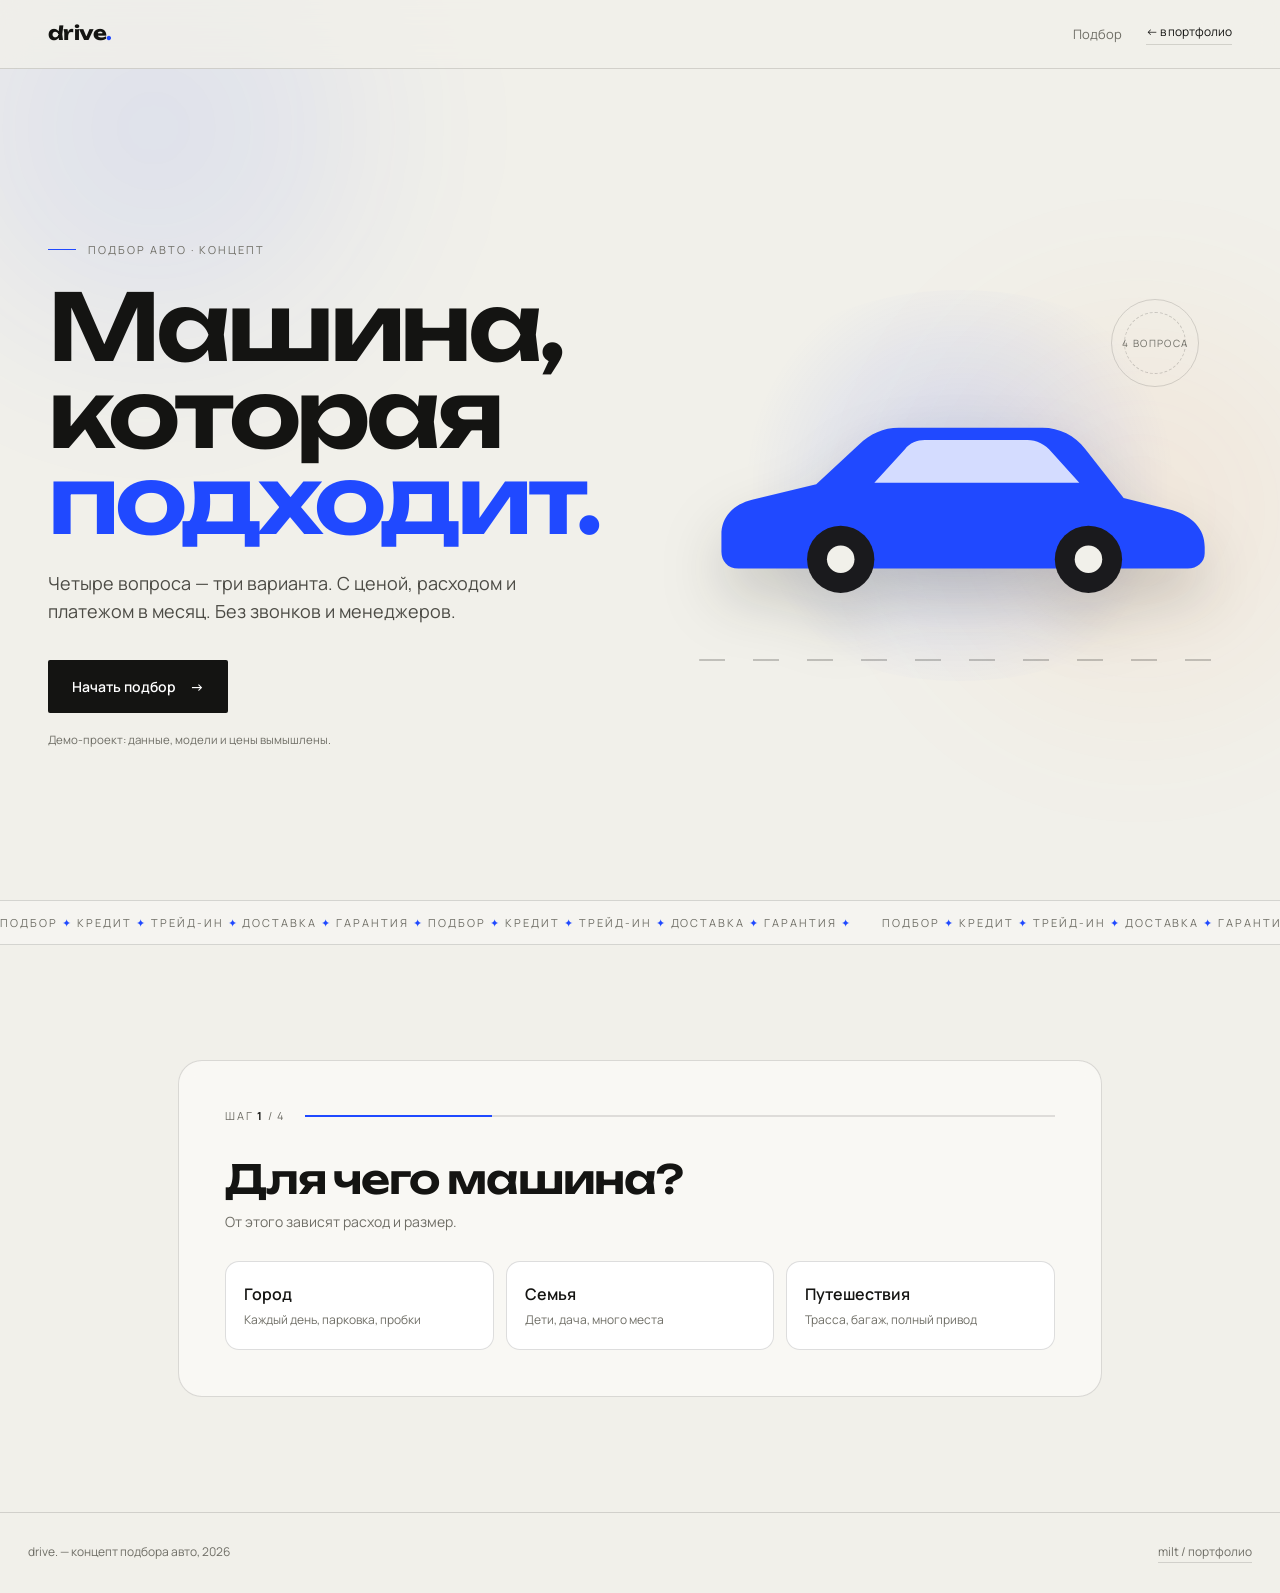
<file: demos/auto.html>
<!doctype html>
<html lang="ru">
<head>
<meta charset="utf-8">
<meta name="viewport" content="width=device-width, initial-scale=1">
<meta name="theme-color" content="#f1f0ea">
<title>Подбор авто — концепт</title>
<meta name="description" content="Демо-подбор автомобиля за 4 вопроса: подборка из трёх машин с ценой и платежом в месяц.">
<link rel="preconnect" href="https://fonts.googleapis.com">
<link rel="preconnect" href="https://fonts.gstatic.com" crossorigin>
<link href="https://fonts.googleapis.com/css2?family=Manrope:wght@400;500;600;700&family=Unbounded:wght@500;600;700&display=swap" rel="stylesheet">
<style>
:root{
  --paper:#f1f0ea;
  --card:#fbfaf6;
  --ink:#141412;
  --muted:#6f6e66;
  --line:rgba(20,20,18,.14);
  --accent:#2049ff;
  --ease:cubic-bezier(.2,.9,.2,1);
  --display:"Unbounded","Segoe UI",sans-serif;
  --sans:"Manrope","Segoe UI",sans-serif;
}
*{box-sizing:border-box}
html{scroll-behavior:smooth}
body{margin:0;background:var(--paper);color:var(--ink);font:16px/1.55 var(--sans);
  -webkit-font-smoothing:antialiased;overflow-x:hidden}
h1,h2,h3,p{margin:0}
a{color:inherit;text-decoration:none}
button{font:inherit;color:inherit;background:none;border:0;cursor:pointer}
ul{margin:0;padding:0;list-style:none}
::selection{background:var(--accent);color:#fff}
:focus-visible{outline:2px solid var(--accent);outline-offset:3px}

.bg{position:fixed;inset:0;z-index:0;overflow:hidden;pointer-events:none}
.bg i{position:absolute;display:block;border-radius:50%;filter:blur(70px);opacity:.5}
.bg i:nth-child(1){width:52vw;aspect-ratio:1;left:-14vw;top:-16vw;
  background:radial-gradient(circle,rgba(32,73,255,.22),transparent 65%);
  animation:drift 26s ease-in-out infinite alternate}
.bg i:nth-child(2){width:46vw;aspect-ratio:1;right:-12vw;top:24%;
  background:radial-gradient(circle,rgba(255,122,26,.18),transparent 65%);
  animation:drift 32s ease-in-out infinite alternate-reverse}
@keyframes drift{to{transform:translate3d(8vw,6vh,0) scale(1.15)}}

.top{position:fixed;inset:0 0 auto;z-index:30;background:rgba(241,240,234,.78);
  backdrop-filter:blur(14px);border-bottom:1px solid var(--line)}
.top-in{max-width:1240px;margin:0 auto;padding:0 28px;height:68px;display:flex;align-items:center;
  justify-content:space-between;gap:24px}
.logo{font-family:var(--display);font-weight:700;font-size:19px;letter-spacing:-.03em}
.logo span{color:var(--accent)}
.top-nav{display:flex;gap:26px;margin-left:auto;font-size:13px;color:var(--muted)}
.top-nav a{transition:color .2s}
.top-nav a:hover{color:var(--ink)}
.back{font-size:12px;border-bottom:1px solid var(--line);padding-bottom:2px;transition:border-color .2s,color .2s}
.back:hover{color:var(--accent);border-color:var(--accent)}

.hero{position:relative;z-index:1;max-width:1240px;margin:0 auto;padding:150px 28px 60px;
  min-height:100svh;display:grid;grid-template-columns:1.05fr .95fr;align-items:center;gap:40px}
.eyebrow{display:flex;align-items:center;gap:12px;font-size:11px;letter-spacing:.18em;
  text-transform:uppercase;color:var(--muted);margin-bottom:26px}
.eyebrow::before{content:"";width:28px;height:1px;background:var(--accent)}
.hero h1{font-family:var(--display);font-weight:600;font-size:clamp(46px,7.2vw,104px);line-height:.94;
  letter-spacing:-.045em}
.hero h1 em{font-style:normal;color:var(--accent)}
.lede{max-width:44ch;margin-top:26px;font-size:clamp(15px,1.5vw,18px);color:#4c4b45}
.cta{display:inline-flex;align-items:center;gap:14px;margin-top:34px;padding:16px 24px;
  border-radius:2px;background:var(--ink);color:#fff;font-size:14px;font-weight:600;
  transition:transform .3s var(--ease),background .3s}
.cta span{transition:transform .3s var(--ease)}
.cta:hover{transform:translateY(-2px);background:var(--accent)}
.cta:hover span{transform:translateX(4px)}
.note{margin-top:18px;font-size:11.5px;color:var(--muted)}

.hero-visual{position:relative;aspect-ratio:1/.9;display:grid;place-items:center}
.hero-visual::before{content:"";position:absolute;inset:8% 2% 12%;border-radius:50%;
  background:radial-gradient(circle,rgba(32,73,255,.16),transparent 66%)}
.road{position:absolute;left:50%;bottom:16%;width:96%;height:2px;transform:translateX(-50%);
  background:repeating-linear-gradient(90deg,var(--ink) 0 26px,transparent 26px 54px);
  opacity:.22;animation:road 1.4s linear infinite}
@keyframes road{to{background-position:-54px 0}}
.car{position:relative;width:100%;max-width:520px;color:var(--accent);
  filter:drop-shadow(0 30px 30px rgba(20,20,18,.18));animation:bob 5s ease-in-out infinite}
.car .body{fill:currentColor}
.car .glass{fill:#e8edff;opacity:.9}
.car .wheel{fill:#1a1a1d}
.car .rim{fill:#f1f0ea}
@keyframes bob{50%{transform:translateY(-10px)}}
.stamp{position:absolute;top:10%;right:6%;width:88px;aspect-ratio:1;border-radius:50%;
  border:1px solid var(--line);display:grid;place-items:center;text-align:center;
  font-size:10px;letter-spacing:.14em;text-transform:uppercase;color:var(--muted);
  animation:spinText 18s linear infinite}
.stamp::after{content:"";position:absolute;inset:12px;border-radius:50%;border:1px dashed rgba(20,20,18,.18)}
@keyframes spinText{to{transform:rotate(360deg)}}

.ticker{position:relative;z-index:1;overflow:hidden;border-block:1px solid var(--line);padding:13px 0;
  background:rgba(255,255,255,.3)}
.ticker-track{display:flex;width:max-content;animation:marquee 30s linear infinite}
.ticker span{font-size:11px;letter-spacing:.18em;text-transform:uppercase;color:var(--muted);
  padding-right:30px;white-space:nowrap}
.ticker b{color:var(--accent);font-weight:400}
@keyframes marquee{to{transform:translateX(-50%)}}

.quiz{position:relative;z-index:1;max-width:980px;margin:0 auto;padding:clamp(60px,9vw,120px) 28px}
.quiz-card{border:1px solid var(--line);border-radius:24px;background:rgba(251,250,246,.86);
  backdrop-filter:blur(8px);padding:clamp(24px,4vw,46px)}
.quiz-top{display:flex;align-items:center;gap:20px;margin-bottom:34px}
.step{font-size:11px;letter-spacing:.16em;text-transform:uppercase;color:var(--muted);white-space:nowrap}
.step b{color:var(--ink)}
.bar{flex:1;height:2px;background:rgba(20,20,18,.12);overflow:hidden}
.bar i{display:block;height:100%;width:25%;background:var(--accent);transition:width .5s var(--ease)}
.q-box{transition:opacity .18s ease,transform .18s ease}
.q-box.out{opacity:0;transform:translateY(8px)}
.q-box h2{font-family:var(--display);font-weight:600;font-size:clamp(24px,3.4vw,40px);
  letter-spacing:-.03em;line-height:1.08}
.q-hint{margin-top:10px;font-size:14px;color:var(--muted)}
.options{display:grid;grid-template-columns:repeat(3,1fr);gap:12px;margin-top:28px}
.opt{display:flex;flex-direction:column;align-items:flex-start;gap:5px;padding:20px 18px;
  text-align:left;border:1px solid var(--line);border-radius:14px;background:#fff;
  transition:transform .25s var(--ease),border-color .25s,background .25s,color .25s}
.opt b{font-size:16px;font-weight:600}
.opt span{font-size:12px;line-height:1.4;color:var(--muted);transition:color .25s}
.opt:hover{transform:translateY(-3px);border-color:var(--ink)}
.opt.is-picked{background:var(--ink);border-color:var(--ink);color:#fff}
.opt.is-picked span{color:rgba(255,255,255,.62)}
.back-btn{margin-top:24px;font-size:12px;letter-spacing:.08em;text-transform:uppercase;color:var(--muted)}
.back-btn:hover{color:var(--ink)}

.results{position:relative;z-index:1;max-width:1240px;margin:0 auto;padding:0 28px clamp(60px,9vw,110px)}
.results-head{display:flex;align-items:flex-end;justify-content:space-between;gap:24px;
  flex-wrap:wrap;margin-bottom:28px}
.results-head h2{font-family:var(--display);font-weight:600;font-size:clamp(30px,4vw,52px);
  letter-spacing:-.04em;line-height:1}
.results-head .eyebrow{margin-bottom:14px}
.ghost{padding:11px 18px;border:1px solid var(--line);border-radius:2px;font-size:12px;
  letter-spacing:.06em;text-transform:uppercase;transition:border-color .2s,color .2s}
.ghost:hover{border-color:var(--ink);color:var(--accent)}
.cards{display:grid;grid-template-columns:repeat(3,1fr);gap:16px}
.car-card{border:1px solid var(--line);border-radius:18px;background:var(--card);overflow:hidden;
  transition:transform .35s var(--ease),box-shadow .35s}
.car-card:hover{transform:translateY(-5px);box-shadow:0 26px 50px -28px rgba(20,20,18,.4)}
.car-visual{position:relative;padding:22px 18px 8px;aspect-ratio:16/9;color:var(--tint);
  background:linear-gradient(135deg,color-mix(in srgb,var(--tint) 20%,#f6f4ee),#f8f7f2 70%)}
.car-visual .car{max-width:none;animation:none;color:var(--tint);
  filter:drop-shadow(0 12px 14px rgba(20,20,18,.16))}
.match{position:absolute;top:12px;left:12px;padding:4px 9px;border-radius:999px;background:var(--ink);
  color:#fff;font-size:10px;letter-spacing:.08em}
.car-body{padding:16px 18px 20px}
.car-meta{display:flex;justify-content:space-between;gap:10px;font-size:10px;letter-spacing:.12em;
  text-transform:uppercase;color:var(--muted)}
.car-body h3{font-family:var(--display);font-weight:600;font-size:20px;letter-spacing:-.02em;margin:7px 0 10px}
.specs{display:flex;flex-wrap:wrap;gap:6px}
.specs li{padding:4px 8px;border:1px solid var(--line);border-radius:999px;font-size:10.5px;color:var(--muted)}
.price{display:flex;align-items:baseline;justify-content:space-between;gap:10px;
  margin-top:16px;padding-top:14px;border-top:1px solid var(--line)}
.price b{font-family:var(--display);font-weight:600;font-size:19px;letter-spacing:-.02em}
.price span{font-size:11px;color:var(--muted);text-align:right}
.card-in{animation:cardIn .55s var(--ease) both;animation-delay:var(--d,0s)}
@keyframes cardIn{from{opacity:0;transform:translateY(22px)}to{opacity:1;transform:none}}

footer{position:relative;z-index:1;border-top:1px solid var(--line);padding:30px 28px}
.foot{max-width:1240px;margin:0 auto;display:flex;justify-content:space-between;gap:18px;
  flex-wrap:wrap;font-size:12px;color:var(--muted)}
.foot a{border-bottom:1px solid var(--line)}
.foot a:hover{color:var(--accent);border-color:var(--accent)}

.reveal{opacity:0;transform:translateY(22px);transition:opacity .8s var(--ease),transform .8s var(--ease)}
.reveal.in{opacity:1;transform:none}

@media (max-width:900px){
  .top-nav{display:none}
  .hero{grid-template-columns:1fr;padding-top:120px;gap:10px;min-height:auto}
  .hero-visual{order:-1;max-width:440px;margin:0 auto;width:100%}
  .hero h1{font-size:clamp(44px,12vw,74px)}
  .options{grid-template-columns:1fr}
  .cards{grid-template-columns:1fr}
  .car-visual{aspect-ratio:16/10}
  .stamp{display:none}
}
@media (max-width:520px){
  .top-in,.hero,.quiz,.results,footer{padding-left:18px;padding-right:18px}
  .opt{padding:16px}
  .quiz-card{border-radius:16px}
  .price b{font-size:17px}
}
@media (prefers-reduced-motion:reduce){
  html{scroll-behavior:auto}
  *,*::before,*::after{animation:none!important;transition-duration:.01ms!important}
  .reveal{opacity:1;transform:none}
}
</style>
</head>
<body>

<div class="bg" aria-hidden="true"><i></i><i></i></div>

<header class="top">
  <div class="top-in">
    <a class="logo" href="../index.html">drive<span>.</span></a>
    <nav class="top-nav" aria-label="Навигация">
      <a href="#quiz">Подбор</a>
    </nav>
    <a class="back" href="../index.html">← в портфолио</a>
  </div>
</header>

<main>
  <section class="hero">
    <div class="hero-copy">
      <p class="eyebrow">Подбор авто · концепт</p>
      <h1>Машина,<br>которая<br><em>подходит.</em></h1>
      <p class="lede">Четыре вопроса — три варианта. С ценой, расходом и платежом в месяц. Без звонков и менеджеров.</p>
      <a class="cta" href="#quiz">Начать подбор <span>→</span></a>
      <p class="note">Демо-проект: данные, модели и цены вымышлены.</p>
    </div>
    <div class="hero-visual" aria-hidden="true">
      <span class="road"></span>
      <svg class="car" viewBox="0 0 340 140">
        <path class="body" d="M14 96C14 84 22 76 34 73L76 63L104 37C111 30 120 26 130 26H224C235 26 245 31 252 40L277 72L309 80C322 84 330 92 330 104V108C330 114 325 118 319 118H25C18 118 14 113 14 107Z"/>
        <path class="glass" d="M114 62L134 40C137 36 142 34 147 34H214C220 34 226 37 230 42L248 62Z"/>
        <circle class="wheel" cx="92" cy="112" r="22"/>
        <circle class="rim" cx="92" cy="112" r="9"/>
        <circle class="wheel" cx="254" cy="112" r="22"/>
        <circle class="rim" cx="254" cy="112" r="9"/>
      </svg>
      <span class="stamp">4 вопроса</span>
    </div>
  </section>

  <div class="ticker" aria-hidden="true">
    <div class="ticker-track">
      <span>подбор <b>✦</b> кредит <b>✦</b> трейд-ин <b>✦</b> доставка <b>✦</b> гарантия <b>✦</b> подбор <b>✦</b> кредит <b>✦</b> трейд-ин <b>✦</b> доставка <b>✦</b> гарантия <b>✦</b></span>
      <span>подбор <b>✦</b> кредит <b>✦</b> трейд-ин <b>✦</b> доставка <b>✦</b> гарантия <b>✦</b> подбор <b>✦</b> кредит <b>✦</b> трейд-ин <b>✦</b> доставка <b>✦</b> гарантия <b>✦</b></span>
    </div>
  </div>

  <section class="quiz" id="quiz">
    <div class="quiz-card reveal">
      <div class="quiz-top">
        <span class="step">шаг <b id="stepNow">1</b> / 4</span>
        <div class="bar"><i id="barFill"></i></div>
      </div>
      <div class="q-box" id="qBox" aria-live="polite">
        <h2 id="qTitle"></h2>
        <p class="q-hint" id="qHint"></p>
        <div class="options" id="options"></div>
      </div>
      <button class="back-btn" id="backBtn" type="button" hidden>← назад</button>
    </div>
  </section>

  <section class="results" id="cars" hidden>
    <div class="results-head">
      <div>
        <p class="eyebrow">Результат</p>
        <h2>Ваша подборка</h2>
      </div>
      <button class="ghost" id="resetBtn" type="button">Пройти заново</button>
    </div>
    <div class="cards" id="cards"></div>
    <p class="note">Совпадение считается по вашим ответам. Это демонстрация интерфейса, не оферта.</p>
  </section>
</main>

<footer>
  <div class="foot">
    <span>drive. — концепт подбора авто, 2026</span>
    <a href="../index.html">milt / портфолио</a>
  </div>
</footer>

<script>
(() => {
  "use strict";

  const CAR_SVG = `
    <svg class="car" viewBox="0 0 340 140" aria-hidden="true">
      <path class="body" d="M14 96C14 84 22 76 34 73L76 63L104 37C111 30 120 26 130 26H224C235 26 245 31 252 40L277 72L309 80C322 84 330 92 330 104V108C330 114 325 118 319 118H25C18 118 14 113 14 107Z"/>
      <path class="glass" d="M114 62L134 40C137 36 142 34 147 34H214C220 34 226 37 230 42L248 62Z"/>
      <circle class="wheel" cx="92" cy="112" r="22"/><circle class="rim" cx="92" cy="112" r="9"/>
      <circle class="wheel" cx="254" cy="112" r="22"/><circle class="rim" cx="254" cy="112" r="9"/>
    </svg>`;

  const STEPS = [
    { key: "use", title: "Для чего машина?", hint: "От этого зависят расход и размер.",
      opts: [
        { v: "city", t: "Город", d: "Каждый день, парковка, пробки" },
        { v: "family", t: "Семья", d: "Дети, дача, много места" },
        { v: "trip", t: "Путешествия", d: "Трасса, багаж, полный привод" },
      ] },
    { key: "body", title: "Какой кузов?", hint: "Можно выбрать сердцем.",
      opts: [
        { v: "sedan", t: "Седан", d: "Классика и низкий расход" },
        { v: "suv", t: "Кроссовер", d: "Высокая посадка" },
        { v: "wagon", t: "Универсал", d: "Больше багажника" },
      ] },
    { key: "budget", title: "Бюджет", hint: "Считаем без кредита.",
      opts: [
        { v: "low", t: "До 1,5 млн ₽", d: "Компактно и выгодно" },
        { v: "mid", t: "1,5–2,6 млн ₽", d: "Оптимум" },
        { v: "high", t: "От 2,6 млн ₽", d: "Больше мощности" },
      ] },
    { key: "fuel", title: "Топливо", hint: "Электричку можно заряжать дома.",
      opts: [
        { v: "petrol", t: "Бензин", d: "Просто и везде" },
        { v: "hybrid", t: "Гибрид", d: "Меньше расход" },
        { v: "electric", t: "Электро", d: "Тишина и мгновенный разгон" },
      ] },
  ];

  const CARS = [
    { name: "Aster S", body: "sedan", bodyRu: "седан", uses: ["city"], fuel: "petrol", fuelRu: "бензин", price: 1290000, power: 122, cons: "6,1", drive: "передний", color: "#2049ff" },
    { name: "Aster SX", body: "sedan", bodyRu: "седан", uses: ["city", "trip"], fuel: "petrol", fuelRu: "бензин", price: 1680000, power: 150, cons: "6,8", drive: "передний", color: "#6b3cff" },
    { name: "Kite Hybrid", body: "sedan", bodyRu: "седан", uses: ["city"], fuel: "hybrid", fuelRu: "гибрид", price: 1890000, power: 140, cons: "4,2", drive: "передний", color: "#0e9f7a" },
    { name: "Nord Wagon", body: "wagon", bodyRu: "универсал", uses: ["family", "trip"], fuel: "petrol", fuelRu: "бензин", price: 1980000, power: 160, cons: "7,4", drive: "полный", color: "#ff7a1a" },
    { name: "Nord Cross", body: "suv", bodyRu: "кроссовер", uses: ["family"], fuel: "petrol", fuelRu: "бензин", price: 2290000, power: 177, cons: "8,1", drive: "полный", color: "#d73535" },
    { name: "Terra X", body: "suv", bodyRu: "кроссовер", uses: ["trip", "family"], fuel: "petrol", fuelRu: "бензин", price: 2690000, power: 200, cons: "8,9", drive: "полный", color: "#8a8f1f" },
    { name: "Kite Family", body: "suv", bodyRu: "кроссовер", uses: ["family", "city"], fuel: "hybrid", fuelRu: "гибрид", price: 2490000, power: 165, cons: "5,6", drive: "передний", color: "#147a6a" },
    { name: "Volt E", body: "suv", bodyRu: "кроссовер", uses: ["city"], fuel: "electric", fuelRu: "электро", price: 2790000, power: 204, cons: "0", drive: "задний", color: "#1c9fe0" },
    { name: "Volt E Touring", body: "wagon", bodyRu: "универсал", uses: ["trip", "family"], fuel: "electric", fuelRu: "электро", price: 3190000, power: 230, cons: "0", drive: "полный", color: "#2163c9" },
  ];

  const answers = {};
  let step = 0;

  const $ = (sel) => document.querySelector(sel);
  const qBox = $("#qBox");
  const qTitle = $("#qTitle");
  const qHint = $("#qHint");
  const options = $("#options");
  const stepNow = $("#stepNow");
  const barFill = $("#barFill");
  const backBtn = $("#backBtn");
  const quiz = $("#quiz");
  const results = $("#cars");
  const cards = $("#cards");

  const money = (n) => new Intl.NumberFormat("ru-RU").format(n) + " ₽";
  const tier = (price) => (price < 1500000 ? "low" : price < 2600000 ? "mid" : "high");

  function renderStep() {
    const s = STEPS[step];
    qTitle.textContent = s.title;
    qHint.textContent = s.hint;
    stepNow.textContent = String(step + 1);
    barFill.style.width = ((step + 1) / STEPS.length) * 100 + "%";
    backBtn.hidden = step === 0;

    options.innerHTML = "";
    s.opts.forEach((opt) => {
      const b = document.createElement("button");
      b.type = "button";
      b.className = "opt" + (answers[s.key] === opt.v ? " is-picked" : "");
      b.innerHTML = `<b>${opt.t}</b><span>${opt.d}</span>`;
      b.addEventListener("click", () => pick(s.key, opt.v, b));
      options.appendChild(b);
    });
  }

  function pick(key, value, btn) {
    answers[key] = value;
    btn.classList.add("is-picked");
    setTimeout(() => {
      if (step < STEPS.length - 1) {
        step++;
        qBox.classList.add("out");
        setTimeout(() => {
          renderStep();
          qBox.classList.remove("out");
        }, 170);
      } else {
        showResults();
      }
    }, 180);
  }

  function scoreOf(car) {
    let score = 0;
    if (car.uses.includes(answers.use)) score += 3;
    if (car.body === answers.body) score += 2;
    if (car.fuel === answers.fuel) score += 2;
    if (tier(car.price) === answers.budget) score += 2;
    return score;
  }

  function showResults() {
    const ranked = CARS
      .map((car, i) => ({ car, i, score: scoreOf(car) }))
      .sort((a, b) => b.score - a.score || a.i - b.i)
      .slice(0, 3);

    cards.innerHTML = ranked.map(({ car }, i) => {
      const match = Math.min(97, 55 + scoreOf(car) * 5);
      const monthly = Math.round(car.price / 54 / 100) * 100;
      const cons = car.fuel === "electric" ? "0 л" : car.cons + " л";
      return `
        <article class="car-card card-in" style="--tint:${car.color};--d:${i * 0.08}s">
          <div class="car-visual">
            <span class="match">${match}% совпадение</span>
            ${CAR_SVG}
          </div>
          <div class="car-body">
            <div class="car-meta"><span>${car.bodyRu}</span><span>${car.fuelRu}</span></div>
            <h3>${car.name}</h3>
            <ul class="specs">
              <li>${car.power} л.с.</li>
              <li>${cons} / 100 км</li>
              <li>${car.drive} привод</li>
            </ul>
            <div class="price">
              <b>${money(car.price)}</b>
              <span>от ${money(monthly)} / мес.<br>в кредит</span>
            </div>
          </div>
        </article>`;
    }).join("");

    quiz.hidden = true;
    results.hidden = false;
    results.scrollIntoView({ behavior: "smooth", block: "start" });
  }

  function reset() {
    Object.keys(answers).forEach((k) => delete answers[k]);
    step = 0;
    results.hidden = true;
    quiz.hidden = false;
    renderStep();
    quiz.scrollIntoView({ behavior: "smooth", block: "start" });
  }

  backBtn.addEventListener("click", () => {
    if (step === 0) return;
    step--;
    const s = STEPS[step];
    delete answers[s.key];
    qBox.classList.add("out");
    setTimeout(() => {
      renderStep();
      qBox.classList.remove("out");
    }, 170);
  });

  $("#resetBtn").addEventListener("click", reset);

  renderStep();

  if ("IntersectionObserver" in window) {
    const io = new IntersectionObserver((entries) => {
      entries.forEach((en) => {
        if (!en.isIntersecting) return;
        en.target.classList.add("in");
        io.unobserve(en.target);
      });
    }, { threshold: 0.12, rootMargin: "0px 0px -40px 0px" });
    document.querySelectorAll(".reveal").forEach((el) => io.observe(el));
  } else {
    document.querySelectorAll(".reveal").forEach((el) => el.classList.add("in"));
  }
})();
</script>
</body>
</html>
</file>
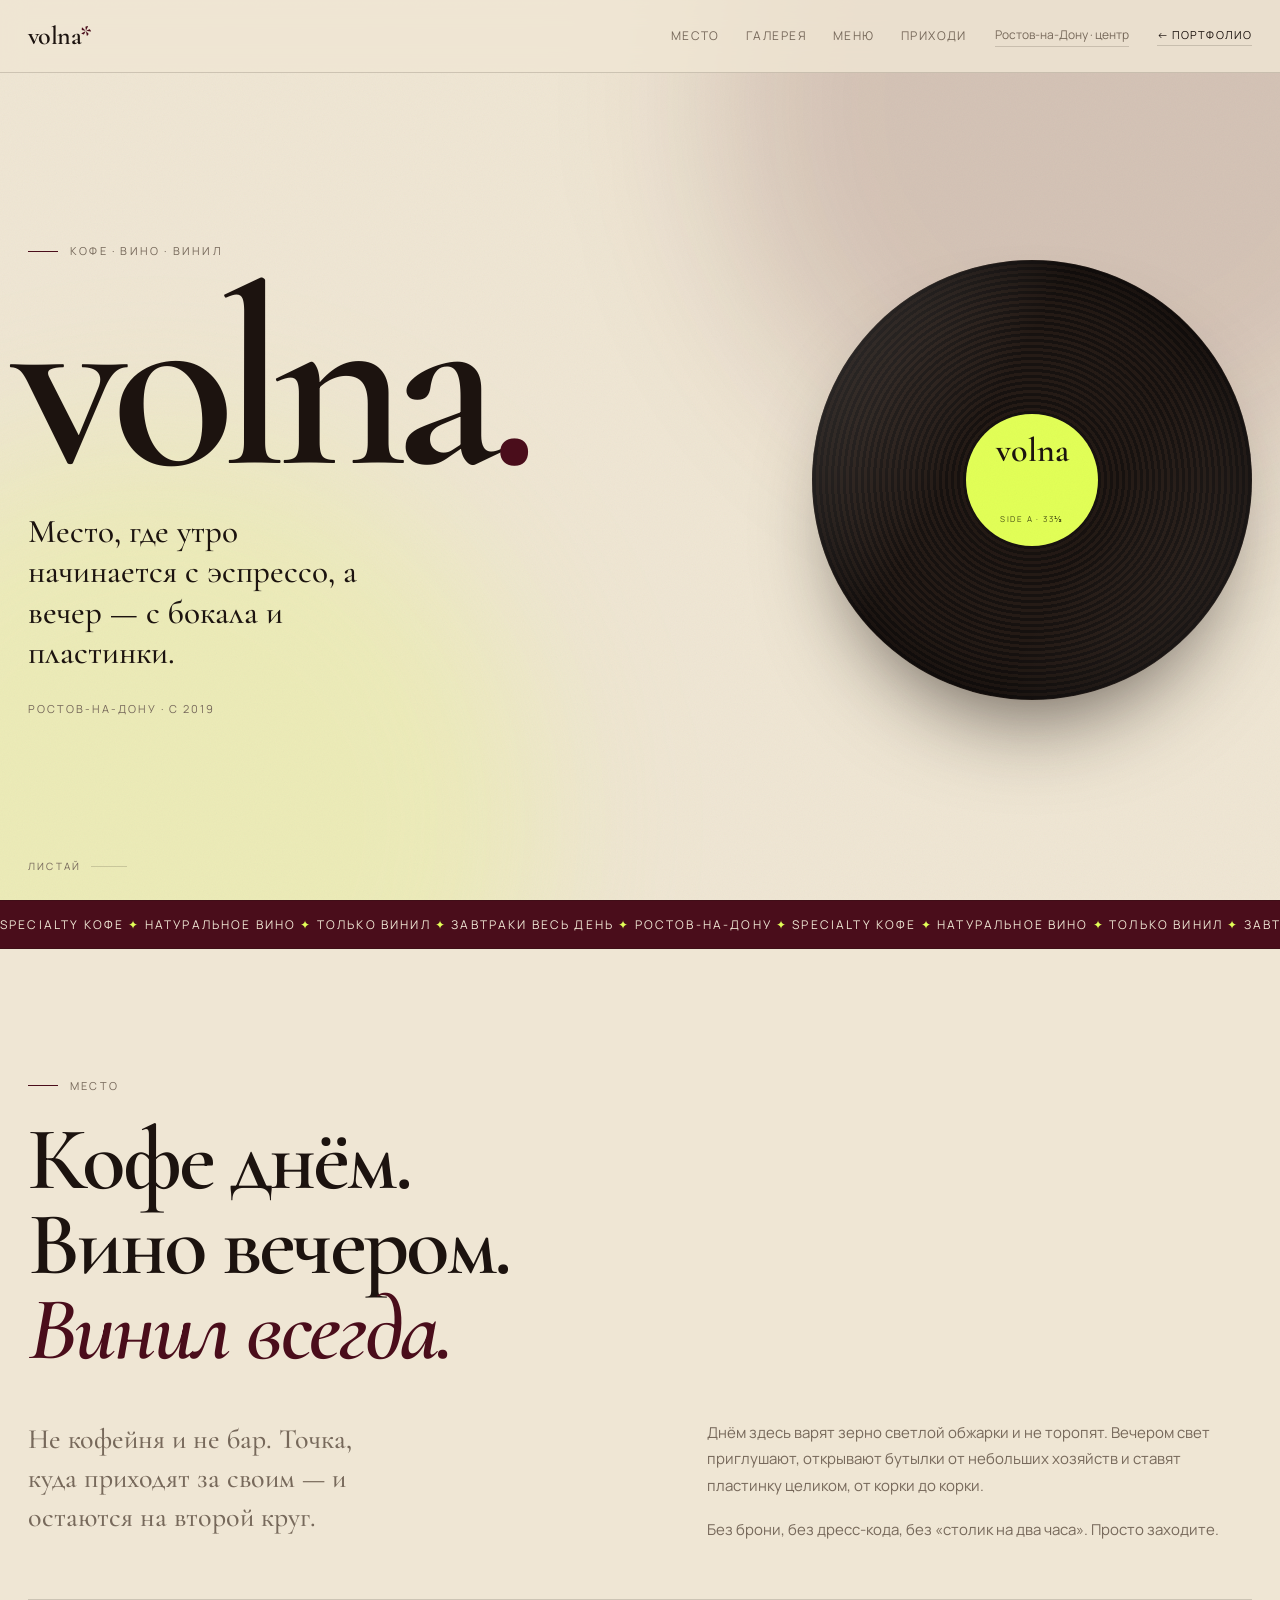
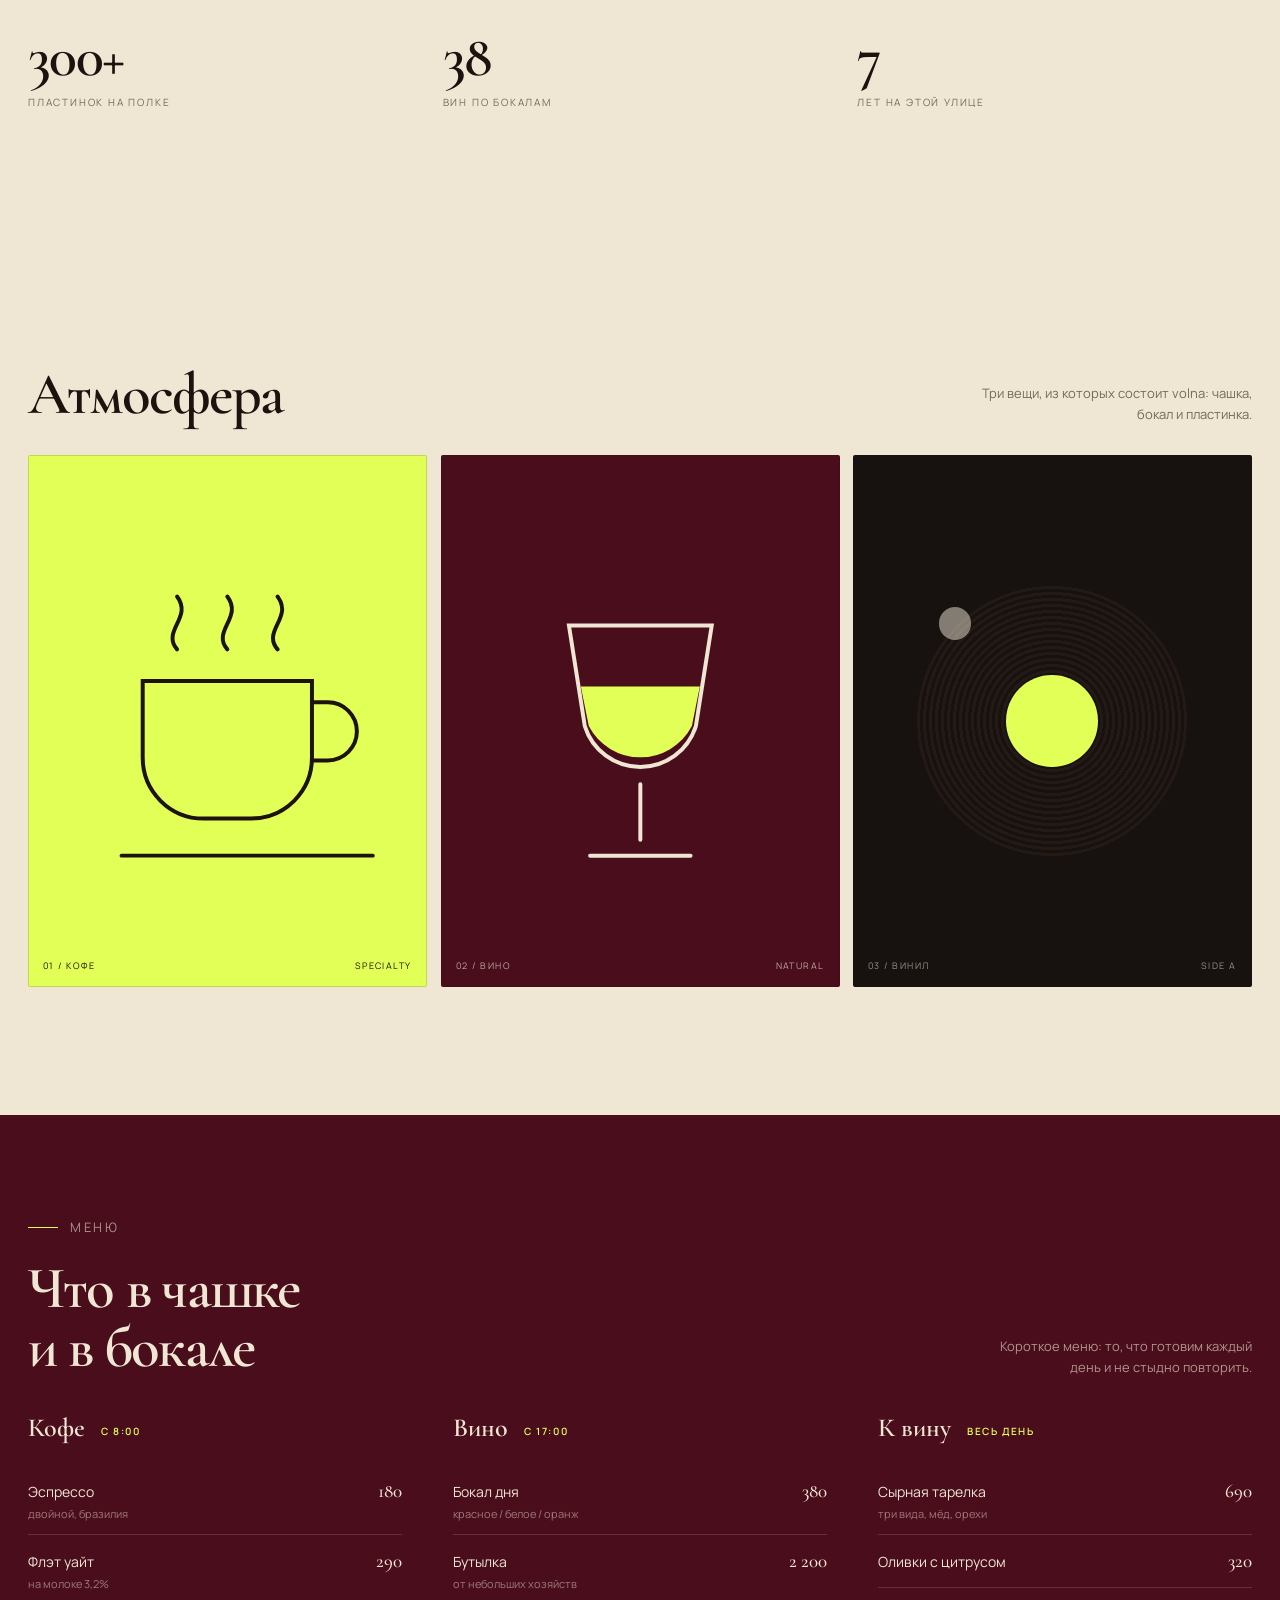
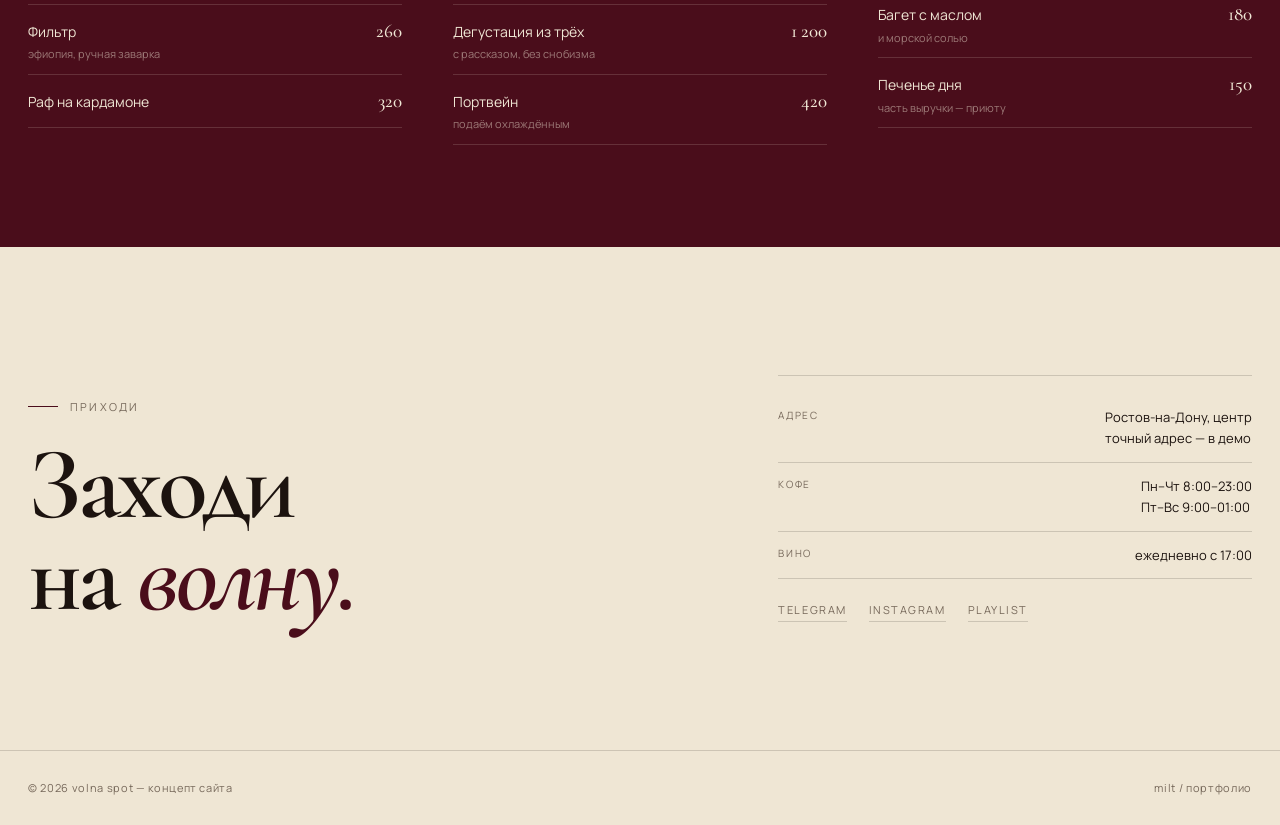
<file: demos/spot.html>
<!doctype html>
<html lang="ru">
<head>
<meta charset="utf-8">
<meta name="viewport" content="width=device-width, initial-scale=1">
<meta name="theme-color" content="#efe6d4">
<title>volna spot — кофе, вино, винил · концепт</title>
<meta name="description" content="Концепт сайта кофейни-винотеки: крупная типографика, живая галерея, меню и настроение.">
<link rel="preconnect" href="https://fonts.googleapis.com">
<link rel="preconnect" href="https://fonts.gstatic.com" crossorigin>
<link href="https://fonts.googleapis.com/css2?family=Cormorant+Garamond:ital,wght@0,500;0,600;1,500;1,600&family=Manrope:wght@400;500;600;700&display=swap" rel="stylesheet">
<style>
:root{
  --cream:#efe6d4;
  --cream-2:#f7f0e1;
  --ink:#1c130f;
  --wine:#4a0d1b;
  --acid:#e2ff57;
  --muted:#77695b;
  --line:rgba(28,19,15,.16);
  --serif:"Cormorant Garamond",Georgia,serif;
  --sans:"Manrope","Segoe UI",sans-serif;
  --ease:cubic-bezier(.2,.9,.2,1);
}
*{box-sizing:border-box}
html{scroll-behavior:smooth;scroll-padding-top:90px}
body{margin:0;background:var(--cream);color:var(--ink);font:16px/1.6 var(--sans);
  -webkit-font-smoothing:antialiased;overflow-x:hidden}
h1,h2,h3,p,figure{margin:0}
a{color:inherit;text-decoration:none}
ul{margin:0;padding:0;list-style:none}
::selection{background:var(--wine);color:var(--cream)}
:focus-visible{outline:2px solid var(--wine);outline-offset:4px}

.grain{position:fixed;inset:0;z-index:5;pointer-events:none;opacity:.05;mix-blend-mode:multiply;
  background-image:url("data:image/svg+xml,%3Csvg xmlns='http://www.w3.org/2000/svg' width='160' height='160'%3E%3Cfilter id='n'%3E%3CfeTurbulence type='fractalNoise' baseFrequency='.85' numOctaves='3'/%3E%3C/filter%3E%3Crect width='160' height='160' filter='url(%23n)'/%3E%3C/svg%3E")}
.glow{position:fixed;inset:0;z-index:0;pointer-events:none;overflow:hidden}
.glow i{position:absolute;display:block;width:60vw;aspect-ratio:1;border-radius:50%;filter:blur(80px)}
.glow i:first-child{top:-22vw;right:-16vw;background:rgba(74,13,27,.16);animation:drift 28s ease-in-out infinite alternate}
.glow i:last-child{bottom:-24vw;left:-18vw;background:rgba(226,255,87,.22);animation:drift 34s ease-in-out infinite alternate-reverse}
@keyframes drift{to{transform:translate3d(-7vw,6vh,0) scale(1.14)}}

header{position:fixed;inset:0 0 auto;z-index:30;background:rgba(239,230,212,.82);
  backdrop-filter:blur(12px);border-bottom:1px solid var(--line)}
.bar{max-width:1280px;margin:0 auto;padding:0 28px;height:72px;display:flex;align-items:center;gap:28px}
.logo{font-family:var(--serif);font-size:26px;font-weight:600;letter-spacing:-.02em}
.logo em{font-style:normal;color:var(--wine)}
nav{display:flex;gap:26px;margin-left:auto;font-size:12px;letter-spacing:.12em;text-transform:uppercase;color:var(--muted)}
nav a{transition:color .2s}
nav a:hover{color:var(--ink)}
.addr{font-size:12px;color:var(--muted);padding-bottom:1px;border-bottom:1px solid var(--line)}
.back{font-size:11px;letter-spacing:.1em;text-transform:uppercase;border-bottom:1px solid var(--line);
  padding-bottom:2px;transition:color .2s,border-color .2s}
.back:hover{color:var(--wine);border-color:var(--wine)}

main{position:relative;z-index:1}
.hero{max-width:1280px;margin:0 auto;min-height:100svh;padding:130px 28px 70px;
  display:grid;grid-template-columns:1.15fr .85fr;align-items:center;gap:30px;position:relative}
.eyebrow{display:flex;align-items:center;gap:12px;font-size:11px;letter-spacing:.2em;
  text-transform:uppercase;color:var(--muted);margin-bottom:22px}
.eyebrow::before{content:"";width:30px;height:1px;background:var(--wine)}
.hero h1{font-family:var(--serif);font-weight:600;font-size:clamp(110px,20vw,286px);line-height:.78;
  letter-spacing:-.055em;margin-left:-.06em}
.hero h1 em{font-style:normal;color:var(--wine)}
.tagline{margin-top:30px;font-family:var(--serif);font-size:clamp(22px,2.6vw,34px);line-height:1.22;
  max-width:22ch;font-weight:500}
.hero-meta{margin-top:26px;font-size:11px;letter-spacing:.18em;text-transform:uppercase;color:var(--muted)}

.hero-disc{position:relative;display:grid;place-items:center;aspect-ratio:1;width:100%;max-width:440px;
  justify-self:end;transform:translate3d(calc(var(--px,0) * 14px),calc(var(--py,0) * 14px),0);
  transition:transform .5s var(--ease)}
.disc{width:100%;aspect-ratio:1;border-radius:50%;
  background:repeating-radial-gradient(circle,#171210 0 3px,#251b16 3px 6px);
  box-shadow:0 50px 90px -40px rgba(28,19,15,.7),inset 0 0 60px rgba(0,0,0,.6);
  animation:spin 24s linear infinite}
.disc::after{content:"";position:absolute;inset:0;border-radius:50%;
  background:linear-gradient(120deg,rgba(255,255,255,.16),transparent 38%,transparent 62%,rgba(255,255,255,.07))}
@keyframes spin{to{transform:rotate(360deg)}}
.disc-label{position:absolute;inset:35% ;border-radius:50%;background:var(--acid);display:grid;
  place-items:center;text-align:center;color:var(--ink);box-shadow:0 10px 30px rgba(28,19,15,.3)}
.disc-label span{font-family:var(--serif);font-size:clamp(20px,3vw,34px);line-height:1;font-weight:600}
.disc-label small{display:block;margin-top:5px;font-size:8px;letter-spacing:.18em;text-transform:uppercase;color:#4b5315}
.scroll-hint{position:absolute;left:28px;bottom:26px;font-size:10px;letter-spacing:.22em;
  text-transform:uppercase;color:var(--muted);display:flex;align-items:center;gap:10px}
.scroll-hint i{display:block;width:36px;height:1px;background:var(--line);animation:line 2.4s var(--ease) infinite}
@keyframes line{0%{transform:scaleX(0);transform-origin:0 50%}45%,55%{transform:scaleX(1);transform-origin:0 50%}100%{transform:scaleX(0);transform-origin:100% 50%}}

.marquee{overflow:hidden;border-block:1px solid rgba(28,19,15,.25);background:var(--wine);color:var(--cream)}
.marquee-track{display:flex;width:max-content;padding:14px 0;animation:marquee 32s linear infinite}
.marquee span{font-size:12px;letter-spacing:.18em;text-transform:uppercase;padding-right:28px;white-space:nowrap}
.marquee b{color:var(--acid);font-weight:400}
@keyframes marquee{to{transform:translateX(-50%)}}

.block{padding:clamp(70px,10vw,140px) 28px;max-width:1280px;margin:0 auto}
.place h2{font-family:var(--serif);font-weight:600;font-size:clamp(42px,7vw,92px);line-height:.95;
  letter-spacing:-.035em}
.place h2 em{font-style:italic;color:var(--wine)}
.place-grid{display:grid;grid-template-columns:1.05fr .95fr;gap:clamp(26px,6vw,90px);margin-top:48px}
.place-grid .lead{font-family:var(--serif);font-size:clamp(21px,2.2vw,28px);line-height:1.4;font-weight:500;max-width:26ch}
.place-grid p + p{margin-top:18px}
.place-grid p{color:var(--muted);font-size:15px;line-height:1.75}
.stats{display:grid;grid-template-columns:repeat(3,1fr);gap:20px;margin-top:56px;padding-top:28px;
  border-top:1px solid var(--line)}
.stats b{display:block;font-family:var(--serif);font-weight:600;font-size:clamp(38px,5vw,58px);line-height:1;
  letter-spacing:-.03em}
.stats span{display:block;margin-top:8px;font-size:10px;letter-spacing:.18em;text-transform:uppercase;color:var(--muted)}

.gallery-head,.menu-head{display:flex;align-items:flex-end;justify-content:space-between;gap:24px;flex-wrap:wrap;
  margin-bottom:30px}
.gallery-head h2,.menu-head h2{font-family:var(--serif);font-weight:600;font-size:clamp(34px,4.6vw,62px);
  line-height:1;letter-spacing:-.03em}
.gallery-head p,.menu-head p{max-width:34ch;font-size:13px;color:var(--muted);text-align:right}
.frames{display:grid;grid-template-columns:repeat(3,1fr);gap:14px;perspective:1200px}
.frame{position:relative;aspect-ratio:3/4;border:1px solid var(--line);overflow:hidden;border-radius:2px;
  transition:transform .45s var(--ease),box-shadow .45s;transform-style:preserve-3d;will-change:transform}
.frame:hover{box-shadow:0 30px 60px -32px rgba(28,19,15,.5)}
.frame svg{width:100%;height:100%;display:block;transition:transform .6s var(--ease)}
.frame:hover svg{transform:scale(1.05)}
.frame figcaption{position:absolute;left:14px;right:14px;bottom:12px;z-index:2;display:flex;
  justify-content:space-between;gap:10px;font-size:9px;letter-spacing:.16em;text-transform:uppercase}
.frame--coffee{background:var(--acid);color:var(--ink)}
.frame--wine{background:var(--wine);color:var(--cream)}
.frame--vinyl{background:#171210;color:var(--cream)}
.frame--wine figcaption{color:rgba(239,230,212,.7)}
.frame--vinyl figcaption{color:rgba(239,230,212,.6)}
.steam{animation:steam 3.4s ease-in-out infinite}
.steam:nth-child(2){animation-delay:-1.1s}
.steam:nth-child(3){animation-delay:-2.2s}
@keyframes steam{0%,100%{transform:translateY(0);opacity:.85}50%{transform:translateY(-9px);opacity:.35}}
.sip{animation:sip 5s ease-in-out infinite}
@keyframes sip{0%,100%{transform:translateY(0)}50%{transform:translateY(3px)}}
.disc-mini{position:absolute;left:0;right:0;top:0;bottom:0;margin:auto;width:68%;aspect-ratio:1;
  border-radius:50%;background:repeating-radial-gradient(circle,#241a15 0 3px,#171210 3px 6px);
  animation:spin 18s linear infinite}
.disc-mini::after{content:"";position:absolute;inset:33%;border-radius:50%;background:var(--acid)}
.disc-mini::before{content:"";position:absolute;left:8%;top:8%;width:12%;aspect-ratio:1;
  border-radius:50%;background:var(--cream);opacity:.5}

.menu{background:var(--wine);color:var(--cream)}
.menu .block{padding-top:clamp(60px,8vw,110px);padding-bottom:clamp(60px,8vw,110px)}
.menu-head p{color:rgba(239,230,212,.62)}
.menu .eyebrow{color:rgba(239,230,212,.6)}
.menu .eyebrow::before{background:var(--acid)}
.menu-grid{display:grid;grid-template-columns:repeat(3,1fr);gap:clamp(24px,4vw,56px)}
.menu-col h3{font-family:var(--serif);font-weight:600;font-size:26px;margin-bottom:16px}
.menu-col h3 span{color:var(--acid);font-family:var(--sans);font-size:10px;letter-spacing:.16em;
  text-transform:uppercase;vertical-align:middle;margin-left:10px}
.menu-row{display:flex;justify-content:space-between;align-items:baseline;gap:16px;padding:11px 0;
  border-bottom:1px solid rgba(239,230,212,.16);font-size:14px;transition:color .25s,padding-left .3s var(--ease)}
.menu-row:hover{color:var(--acid);padding-left:6px}
.menu-row small{display:block;font-size:11px;color:rgba(239,230,212,.5);margin-top:2px}
.menu-row b{font-family:var(--serif);font-size:19px;font-weight:500;white-space:nowrap}

.visit{display:grid;grid-template-columns:1.2fr .8fr;gap:40px;align-items:end}
.visit h2{font-family:var(--serif);font-weight:600;font-size:clamp(46px,8vw,108px);line-height:.9;
  letter-spacing:-.04em}
.visit h2 em{font-style:italic;color:var(--wine)}
.visit-info{border-top:1px solid var(--line);padding-top:18px}
.visit-row{display:flex;justify-content:space-between;gap:16px;padding:13px 0;border-bottom:1px solid var(--line);
  font-size:13px}
.visit-row span{font-size:10px;letter-spacing:.16em;text-transform:uppercase;color:var(--muted)}
.visit-links{display:flex;gap:22px;margin-top:22px;font-size:11px;letter-spacing:.14em;text-transform:uppercase}
.visit-links span{border-bottom:1px solid var(--line);padding-bottom:2px;color:var(--muted)}

footer{border-top:1px solid var(--line);padding:28px}
.foot{max-width:1280px;margin:0 auto;display:flex;justify-content:space-between;gap:18px;flex-wrap:wrap;
  font-size:11px;letter-spacing:.06em;color:var(--muted)}
.foot a:hover{color:var(--wine)}

.reveal{opacity:0;transform:translateY(26px);transition:opacity .9s var(--ease),transform .9s var(--ease)}
.reveal.in{opacity:1;transform:none}

@media (max-width:900px){
  nav,.addr{display:none}
  .hero{grid-template-columns:1fr;padding-top:110px;gap:20px;min-height:auto}
  .hero-disc{max-width:330px;justify-self:start;margin-top:20px}
  .hero h1{font-size:clamp(96px,26vw,180px)}
  .place-grid,.visit{grid-template-columns:1fr}
  .frames{grid-template-columns:1fr;gap:12px}
  .frame{aspect-ratio:16/11}
  .menu-grid{grid-template-columns:1fr}
  .stats{grid-template-columns:repeat(3,1fr);gap:12px}
  .scroll-hint{display:none}
  .gallery-head p,.menu-head p{text-align:left}
}
@media (max-width:520px){
  .bar,.block,footer{padding-left:18px;padding-right:18px}
  .hero{padding-left:18px;padding-right:18px}
  .hero h1{font-size:92px}
  .stats b{font-size:34px}
  .menu-row b{font-size:17px}
}
@media (prefers-reduced-motion:reduce){
  html{scroll-behavior:auto}
  *,*::before,*::after{animation:none!important;transition-duration:.01ms!important}
  .reveal{opacity:1;transform:none}
}
</style>
</head>
<body>

<div class="glow" aria-hidden="true"><i></i><i></i></div>
<div class="grain" aria-hidden="true"></div>

<header>
  <div class="bar">
    <a class="logo" href="#top">volna<em>*</em></a>
    <nav aria-label="Навигация">
      <a href="#place">Место</a>
      <a href="#gallery">Галерея</a>
      <a href="#menu">Меню</a>
      <a href="#visit">Приходи</a>
    </nav>
    <span class="addr">Ростов-на-Дону · центр</span>
    <a class="back" href="../index.html">← портфолио</a>
  </div>
</header>

<main id="top">
  <section class="hero">
    <div class="hero-copy">
      <p class="eyebrow">кофе · вино · винил</p>
      <h1>volna<em>.</em></h1>
      <p class="tagline">Место, где утро начинается с эспрессо, а вечер — с бокала и пластинки.</p>
      <p class="hero-meta">Ростов-на-Дону · с 2019</p>
    </div>
    <div class="hero-disc" aria-hidden="true">
      <div class="disc"></div>
      <div class="disc-label"><span>volna</span><small>side a · 33⅓</small></div>
    </div>
    <span class="scroll-hint">листай <i></i></span>
  </section>

  <div class="marquee" aria-hidden="true">
    <div class="marquee-track">
      <span>specialty кофе <b>✦</b> натуральное вино <b>✦</b> только винил <b>✦</b> завтраки весь день <b>✦</b> ростов-на-дону <b>✦</b> specialty кофе <b>✦</b> натуральное вино <b>✦</b> только винил <b>✦</b> завтраки весь день <b>✦</b> ростов-на-дону <b>✦</b></span>
      <span>specialty кофе <b>✦</b> натуральное вино <b>✦</b> только винил <b>✦</b> завтраки весь день <b>✦</b> ростов-на-дону <b>✦</b> specialty кофе <b>✦</b> натуральное вино <b>✦</b> только винил <b>✦</b> завтраки весь день <b>✦</b> ростов-на-дону <b>✦</b></span>
    </div>
  </div>

  <section class="block place" id="place">
    <p class="eyebrow reveal">место</p>
    <h2 class="reveal">Кофе днём.<br>Вино вечером.<br><em>Винил всегда.</em></h2>
    <div class="place-grid">
      <p class="lead reveal">Не кофейня и не бар. Точка, куда приходят за своим — и остаются на второй круг.</p>
      <div class="reveal">
        <p>Днём здесь варят зерно светлой обжарки и не торопят. Вечером свет приглушают, открывают бутылки от небольших хозяйств и ставят пластинку целиком, от корки до корки.</p>
        <p>Без брони, без дресс-кода, без «столик на два часа». Просто заходите.</p>
      </div>
    </div>
    <ul class="stats reveal">
      <li><b data-count="300" data-suffix="+">0</b><span>пластинок на полке</span></li>
      <li><b data-count="38">0</b><span>вин по бокалам</span></li>
      <li><b data-count="7">0</b><span>лет на этой улице</span></li>
    </ul>
  </section>

  <section class="block" id="gallery">
    <div class="gallery-head reveal">
      <h2>Атмосфера</h2>
      <p>Три вещи, из которых состоит volna: чашка, бокал и пластинка.</p>
    </div>
    <div class="frames">
      <figure class="frame frame--coffee reveal" data-tilt>
        <svg viewBox="0 0 300 300" fill="none" stroke="currentColor" stroke-width="3" stroke-linecap="round" aria-hidden="true">
          <path class="steam" d="M112 96c-12-14 12-24 0-40"/>
          <path class="steam" d="M150 96c-12-14 12-24 0-40"/>
          <path class="steam" d="M188 96c-12-14 12-24 0-40"/>
          <path d="M86 120h128v58a46 46 0 0 1-46 46h-36a46 46 0 0 1-46-46Z"/>
          <path d="M214 136h12a22 22 0 0 1 0 44h-12"/>
          <path d="M70 252h190"/>
        </svg>
        <figcaption><span>01 / кофе</span><span>specialty</span></figcaption>
      </figure>
      <figure class="frame frame--wine reveal" data-tilt>
        <svg viewBox="0 0 300 300" fill="none" stroke="currentColor" stroke-width="3" stroke-linecap="round" aria-hidden="true">
          <g class="sip">
            <path d="M96 78h108l-12 76a44 44 0 0 1-84 0Z"/>
            <path d="M105 124h90l-6 30a44 44 0 0 1-78 0Z" fill="var(--acid)" stroke="none"/>
            <path d="M150 198v42M112 252h76"/>
          </g>
        </svg>
        <figcaption><span>02 / вино</span><span>natural</span></figcaption>
      </figure>
      <figure class="frame frame--vinyl reveal" data-tilt>
        <div class="disc-mini" aria-hidden="true"></div>
        <figcaption><span>03 / винил</span><span>side a</span></figcaption>
      </figure>
    </div>
  </section>

  <section class="menu" id="menu">
    <div class="block">
      <div class="menu-head reveal">
        <div>
          <p class="eyebrow">меню</p>
          <h2>Что в чашке<br>и в бокале</h2>
        </div>
        <p>Короткое меню: то, что готовим каждый день и не стыдно повторить.</p>
      </div>
      <div class="menu-grid">
        <div class="menu-col reveal">
          <h3>Кофе <span>с 8:00</span></h3>
          <div class="menu-row"><div>Эспрессо<small>двойной, бразилия</small></div><b>180</b></div>
          <div class="menu-row"><div>Флэт уайт<small>на молоке 3,2%</small></div><b>290</b></div>
          <div class="menu-row"><div>Фильтр<small>эфиопия, ручная заварка</small></div><b>260</b></div>
          <div class="menu-row"><div>Раф на кардамоне</div><b>320</b></div>
        </div>
        <div class="menu-col reveal">
          <h3>Вино <span>с 17:00</span></h3>
          <div class="menu-row"><div>Бокал дня<small>красное / белое / оранж</small></div><b>380</b></div>
          <div class="menu-row"><div>Бутылка<small>от небольших хозяйств</small></div><b>2 200</b></div>
          <div class="menu-row"><div>Дегустация из трёх<small>с рассказом, без снобизма</small></div><b>1 200</b></div>
          <div class="menu-row"><div>Портвейн<small>подаём охлаждённым</small></div><b>420</b></div>
        </div>
        <div class="menu-col reveal">
          <h3>К вину <span>весь день</span></h3>
          <div class="menu-row"><div>Сырная тарелка<small>три вида, мёд, орехи</small></div><b>690</b></div>
          <div class="menu-row"><div>Оливки с цитрусом</div><b>320</b></div>
          <div class="menu-row"><div>Багет с маслом<small>и морской солью</small></div><b>180</b></div>
          <div class="menu-row"><div>Печенье дня<small>часть выручки — приюту</small></div><b>150</b></div>
        </div>
      </div>
    </div>
  </section>

  <section class="block visit" id="visit">
    <div class="reveal">
      <p class="eyebrow">приходи</p>
      <h2>Заходи<br>на <em>волну.</em></h2>
    </div>
    <div class="visit-info reveal">
      <div class="visit-row"><span>Адрес</span><div>Ростов-на-Дону, центр<br>точный адрес — в демо</div></div>
      <div class="visit-row"><span>Кофе</span><div>Пн–Чт 8:00–23:00<br>Пт–Вс 9:00–01:00</div></div>
      <div class="visit-row"><span>Вино</span><div>ежедневно с 17:00</div></div>
      <div class="visit-links"><span>telegram</span><span>instagram</span><span>playlist</span></div>
    </div>
  </section>
</main>

<footer>
  <div class="foot">
    <span>© 2026 volna spot — концепт сайта</span>
    <span><a href="../index.html">milt / портфолио</a></span>
  </div>
</footer>

<script>
(() => {
  "use strict";
  const reduced = matchMedia("(prefers-reduced-motion: reduce)").matches;

  /* появление блоков */
  if ("IntersectionObserver" in window) {
    const io = new IntersectionObserver((entries) => {
      entries.forEach((en) => {
        if (!en.isIntersecting) return;
        en.target.classList.add("in");
        io.unobserve(en.target);
      });
    }, { threshold: 0.12, rootMargin: "0px 0px -40px 0px" });
    document.querySelectorAll(".reveal").forEach((el) => io.observe(el));
  } else {
    document.querySelectorAll(".reveal").forEach((el) => el.classList.add("in"));
  }

  /* счётчики */
  const counters = [...document.querySelectorAll("[data-count]")];
  const runCount = (el) => {
    const target = Number(el.dataset.count || 0);
    const suffix = el.dataset.suffix || "";
    const start = performance.now();
    const tick = (now) => {
      const p = Math.min((now - start) / 1400, 1);
      el.textContent = Math.round(target * (1 - Math.pow(1 - p, 3))) + suffix;
      if (p < 1) requestAnimationFrame(tick);
    };
    requestAnimationFrame(tick);
  };
  if (counters.length) {
    if (reduced || !("IntersectionObserver" in window)) {
      counters.forEach((el) => {
        el.textContent = el.dataset.count + (el.dataset.suffix || "");
      });
    } else {
      const cio = new IntersectionObserver((entries) => {
        entries.forEach((en) => {
          if (!en.isIntersecting) return;
          runCount(en.target);
          cio.unobserve(en.target);
        });
      }, { threshold: 0.6 });
      counters.forEach((el) => cio.observe(el));
    }
  }

  /* параллакс пластинки + наклон карточек */
  const fine = matchMedia("(hover: hover) and (pointer: fine)").matches;
  if (fine && !reduced) {
    const hero = document.querySelector(".hero");
    const disc = document.querySelector(".hero-disc");
    if (hero && disc) {
      hero.addEventListener("pointermove", (e) => {
        const r = hero.getBoundingClientRect();
        disc.style.setProperty("--px", ((e.clientX - r.left) / r.width - 0.5).toFixed(3));
        disc.style.setProperty("--py", ((e.clientY - r.top) / r.height - 0.5).toFixed(3));
      }, { passive: true });
    }

    document.querySelectorAll("[data-tilt]").forEach((card) => {
      card.addEventListener("pointermove", (e) => {
        const r = card.getBoundingClientRect();
        const x = (e.clientX - r.left) / r.width - 0.5;
        const y = (e.clientY - r.top) / r.height - 0.5;
        card.style.transform = `rotateX(${(-y * 5).toFixed(2)}deg) rotateY(${(x * 7).toFixed(2)}deg) translateY(-3px)`;
      });
      card.addEventListener("pointerleave", () => { card.style.transform = ""; });
    });
  }
})();
</script>
</body>
</html>
</file>
